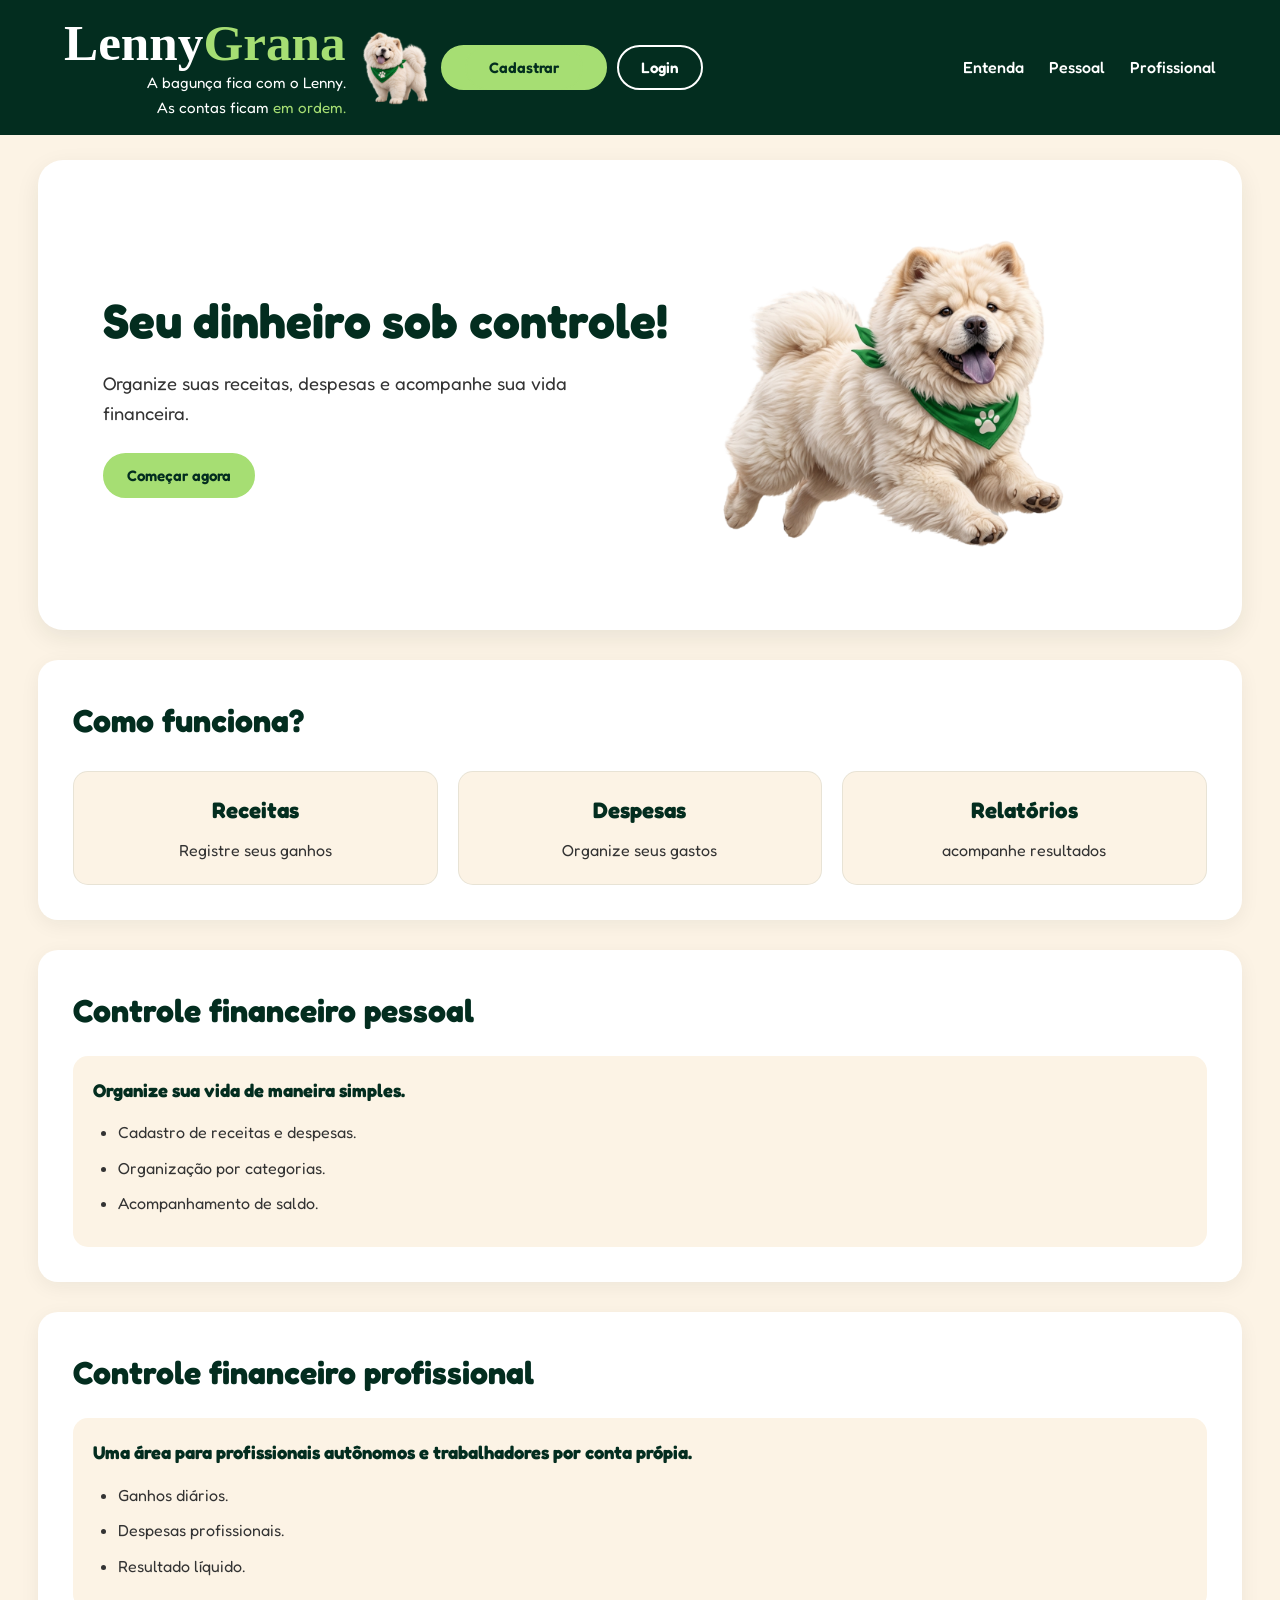
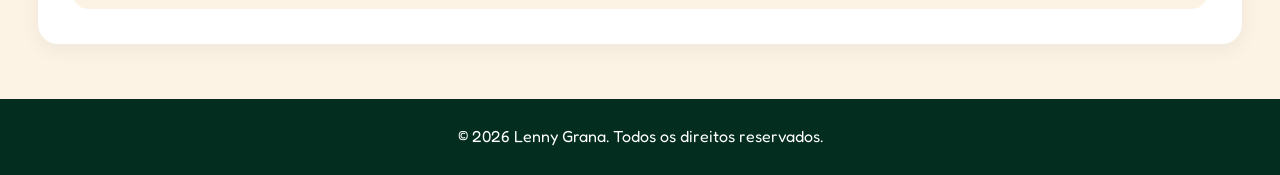
<file: index.html>
<!DOCTYPE html>
<html lang="pt-br">
<head>
    <meta charset="UTF-8">
    <meta name="viewport" content="width=device-width, initial-scale=1.0">
    <title>Lenny Grana</title>
    <link rel="stylesheet" href="css/style.css">
</head>
<body>
        <header>
            <div class="logo-container">
                <div class="slogan-align">
                    <h1 id="logo">Lenny<span>Grana</span></h1>
                    <p class="slogan">A bagunça fica com o Lenny.</p>
                    <p class="slogan"> As contas ficam <span>em ordem.</span></p>
                </div>   
                <img src="imagens/Lennypng400px.png" alt="Lenny, o mascote do aplicativo parado com a lingua para fora">
                <div class="header-buttons">
                    <button class="register"><a href="cadastro.html" class="register">Cadastrar</a></button>
                    <button class="login">Login</button>
                </div>
            </div> 
            <nav class="navbar" aria-label="Navegação principal">
                <a href="#funcionamento">Entenda</a>
                <a href="#pessoal">Pessoal</a>
                <a href="#profissional">Profissional</a>
            </nav>
        </header>
    <main class="layout">
        <section class="hero" id="inicio">
            <div class="hero-content">
                <h2>Seu dinheiro sob controle!</h2>
                <p>Organize suas receitas, despesas e acompanhe sua vida financeira.</p>
                <button class="register">Começar agora</button>
            </div>
            <div class="hero-image">
                <img src="imagens/LennyCorrendo500px.png" alt="Lenny, o mascote do aplicativo correndo">
            </div>
        </section>

        <section id="funcionamento" class="conteudo-section">
            <h2>Como funciona?</h2>
            <div id="conteudo-funcionamento">
                <article id="card-funcionamento">
                    <h3>Receitas</h3>
                    <p>Registre seus ganhos</p>
                </article>
                <article id="card-funcionamento">
                    <h3>Despesas</h3>
                    <p>Organize seus gastos</p>
                </article>
                <article id="card-funcionamento">
                    <h3>Relatórios</h3>
                    <p>acompanhe resultados</p>
                </article>
            </div>
        </section>

        <section id="pessoal" class="conteudo-section">
            <h2>Controle financeiro pessoal</h2>
            <div id="conteudo-pessoal">
                <h3>Organize sua vida de maneira simples.</h3>
                <ul>
                    <li>Cadastro de receitas e despesas.</li>
                    <li>Organização por categorias.</li>
                    <li>Acompanhamento de saldo.</li>
                </ul>
            </div>
        </section>

        <section id="profissional" class="conteudo-section">
            <h2>Controle financeiro profissional</h2>
            <div id="conteudo-profissional">
                <h3>Uma área para profissionais autônomos e trabalhadores por conta própia.</h3>
                <ul>
                    <li>Ganhos diários.</li>
                    <li>Despesas profissionais.</li>
                    <li>Resultado líquido.</li>
                </ul>
            </div>
        </section> 

    </main>
    <footer class="footer">
        <p>&copy; 2026 Lenny Grana. Todos os direitos reservados.</p>
    </footer>
</body>    
</html>
</file>
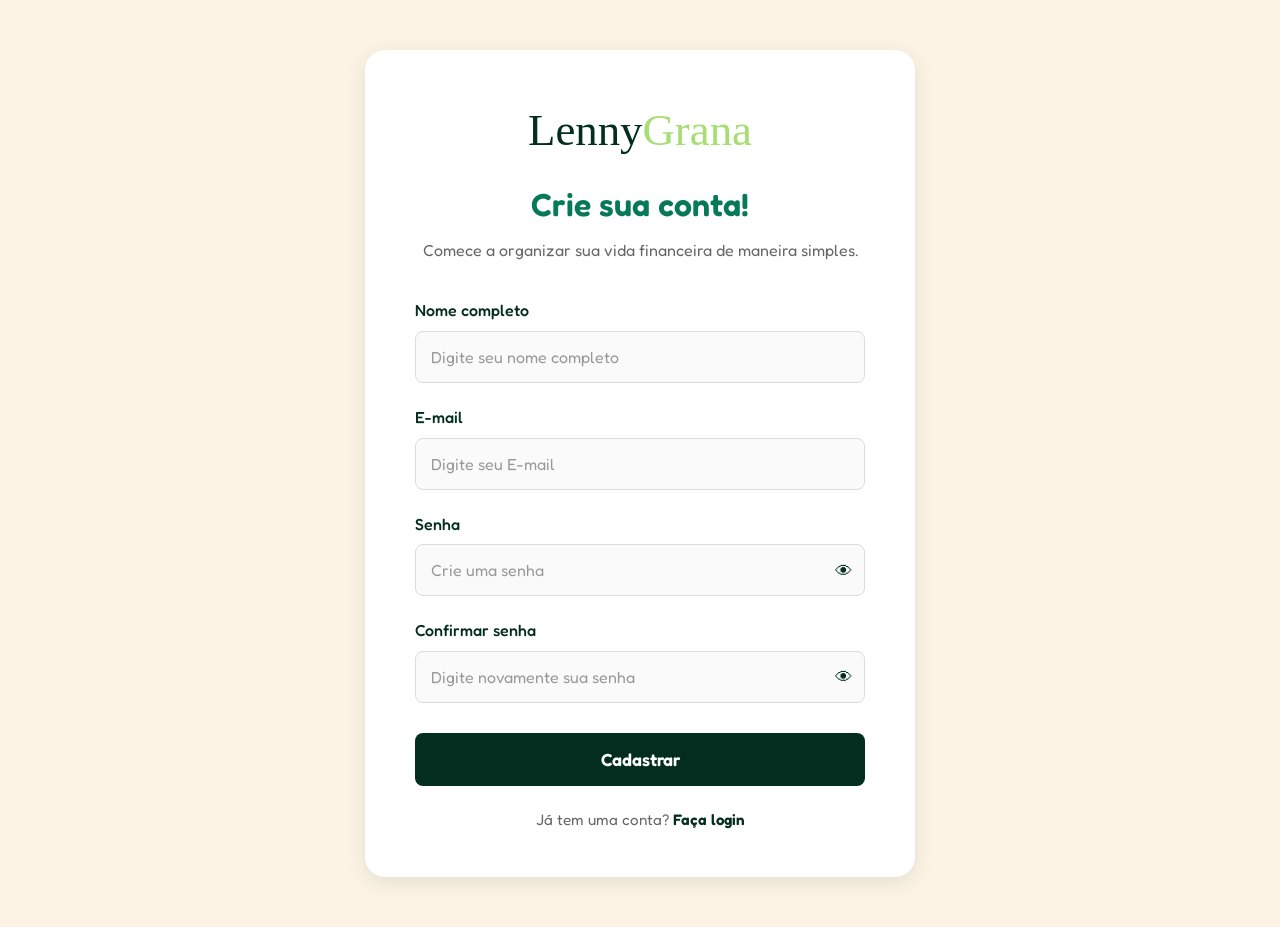
<file: cadastro.html>
<!DOCTYPE html>
<html lang="pt-br">
<head>
    <meta charset="UTF-8">
    <meta name="viewport" content="width=device-width, initial-scale=1.0">
    <title>Cadastrar | Lenny Grana</title>
    <link rel="stylesheet" href="css/cadastro.css">
    <script src="js/cadastro.js" defer></script>
</head>
<body>
    <main class="cadastro-container">
        <section class="cadastro-card">
            <header class="cadastro-header">
                <a href="index.html" class="logo">Lenny<span>Grana</span></a>
                <h1>Crie sua conta!</h1>
                <p>Comece a organizar sua vida financeira de maneira simples.</p>
            </header>
            <form id="form-cadastro">
                <div class="form-grupo">
                        <label for="nome">Nome completo</label>
                        <input type="text" id="nome" name="nome" placeholder="Digite seu nome completo" autocomplete="name" required>
                </div>
                <div class="form-grupo">
                    <label for="email">E-mail</label>
                    <input type="email" id="email" name="email" placeholder="Digite seu E-mail" autocomplete="email" required>
                </div>
                <div class="form-grupo">
                    <label for="senha">Senha</label>
                    <div class="campo-senha">
                        <input type="password" id="senha" name="senha" placeholder="Crie uma senha" autocomplete="new-password" required>
                        <button type="button" class="mostrar-senha" aria-label="Mostrar senha">
                            <span class="olho-senha">👁</span>
                        </button>
                    </div>
                </div>
                <div class="form-grupo">
                    <label for="confirmar-senha">Confirmar senha</label>
                    <div class="campo-senha">
                        <input type="password" id="confirmar-senha" name="confirmar-senha" placeholder="Digite novamente sua senha" required>
                        <button type="button" class="mostrar-senha" aria-label="Mostrar senha">
                            <span class="olho-senha">👁</span>
                        </button>
                    </div>
                </div>
                <button type="submit" class="botao-cadastro">Cadastrar</button>
            </form>
            <div class="cadastro-rodape">
                <p>Já tem uma conta? <a href="login.html">Faça login</a></p>
            </div>
        </section>
    </main>
</body>
</html>
</file>
<file: css/style.css>
@import url('https://fonts.googleapis.com/css2?family=Chewy&family=Fredoka:wght@400;500;600;700&display=swap');

:root {
    --verde-escuro: #032d1f;
    --verde-medio: #067a58;
    --verde-claro: #a6de73;
    --creme: #fcf3e5;
    --branco: #ffffff;
    --texto: #333333;   
}

* , *::before , *::after {
    box-sizing: border-box;
    padding: 0;
    margin: 0; 
}

html {
    scroll-behavior: smooth;
}

body {
    font-family: 'fredoka', sans-serif;
    background-color: var(--creme);
    color: var(--texto);
    line-height: 1.6;
}

header {
    background-color: var(--verde-escuro);
    padding: 15px 5%;
    display: flex;
    flex-direction: column;
    justify-content: center;
    align-items: center;
    gap: 20px;
    flex-wrap: wrap;
}

button {
    font-family: inherit;
}

.logo-container {
    display: flex;
    align-items: center;
    gap: 10px;
    justify-content: center;
    flex-wrap: wrap;
}

.logo-container img {
    width: 75px;
    height: auto;
    object-fit: contain;
}

#logo {
    color: var(--branco);
    font-family: 'chewy', cursive;
    font-size: 2.7rem;
    line-height: 1.1;
}

#logo span, .slogan span {
    color: var(--verde-claro);   
}

.slogan {
    color: var(--branco);
    font-family: 'fredoka', sans-serif;
    font-size: 0.95rem;
    text-align: right;
}

.header-buttons {
    display: flex;
    align-items: center;
    justify-content: center;
    flex-wrap: wrap;
    gap: 10px;
}

.navbar {
    display: flex;
    align-items: center;
    justify-content: center;
    flex-wrap: wrap;
    gap: 15px;
}

.navbar a {
    color: var(--branco);
    text-decoration: none;
    font-weight: 500;
    transition: color 0.2s;
}

.navbar a:hover {
    color: var(--verde-claro);
}

.register, .login {
    padding: 11px 22px;
    border-radius: 25px;
    font-weight: 600;
    font-size: 0.95rem;
    cursor: pointer;
    transition: 0.2s ease;
}

.register {
    background-color: var(--verde-claro);
    color: var(--verde-escuro);
    border: 2px solid var(--verde-claro);
}

.register:hover {
    opacity: 0.85;
    transform: translateY(-2px);
}

.register a {
    text-decoration: none;
}

.login { 
    background-color: transparent;
    color: var(--branco);
    border: 2px solid var(--branco);
}

.login:hover {
    background-color: var(--branco);
    color: var(--verde-escuro);
}

.layout {
    width: 94%;
    margin: 0 auto;
    padding: 25px 0;
}

.hero {
    min-height: 400px;
    display: flex;
    align-items: center;
    justify-content: space-between;
    gap: 25px;
    padding: 25px 18px;
    background-color: var(--branco);
    border-radius: 25px;
    box-shadow: 0 8px 25px rgba(0, 37, 26, 0.08);
    flex-direction: column;
    text-align: center;
}

.hero-content {
    flex: 1;
}

.hero-content h2 {
    color: var(--verde-escuro);
    font-size: 2rem;
    line-height: 1.2;
    margin-bottom: 20px;
}

.hero-content p {
    font-size: 1.15rem;
    max-width: 480px;
    margin-bottom: 25px;
}

.hero-image {
    width: 100%;
    max-width: 320px;
    flex: 1;
    display: flex;
    justify-content: center;
    align-items: center;
}

.hero-image img {
    width: 100%;
    max-width: 430px;
    height: auto;
    object-fit: contain;
}

#funcionamento, #pessoal, #profissional {
    background-color: var(--branco);
    padding: 25px 20px;
    margin-top: 30px;
    border-radius: 20px;
    box-shadow: 0 5px 20px rgba(0, 37, 26, 0.06);
    scroll-margin-top: 25px;
}

#funcionamento h2, #pessoal h2, #profissional h2 {
    color: var(--verde-escuro);
    font-size: 2rem;
    margin-bottom: 15px;
}

.footer {
    background-color: var(--verde-escuro);
    color: var(--branco);
    text-align: center;
    padding: 25px 15px;
    margin-top: 30px;
}

#conteudo-funcionamento {
    display: grid;
    grid-template-columns: 1fr;
    gap: 20px;
    margin-top: 25px;
}

#card-funcionamento {
    background-color: var(--creme);
    padding: 20px;
    border-radius: 15px;
    text-align: center;
    border: 1px solid rgba(0, 37, 26, 0.08);
    transition: transform 0.2s, box-shadow 0.2s;
}

#card-funcionamento h3 {
    color: var(--verde-escuro);
    font-size: 1.4rem;
    margin-bottom: 10px;
}

#card-funcionamento p {
    color: var(--texto);
    font-size: 1rem;
}

#conteudo-pessoal, #conteudo-profissional {
    margin-top: 20px;
    padding: 20px;
    background-color: var(--creme);
    border-radius: 15px;
}

#conteudo-pessoal h3, #conteudo-profissional h3 {
    color: var(--verde-escuro);
    font-size: 1.15rem;
    margin-bottom: 15px;
}

#conteudo-pessoal ul, #conteudo-profissional ul {
    padding-left: 25px;
}

#conteudo-pessoal li, #conteudo-profissional li {
    margin-bottom: 10px;
}

@media (min-width: 701px) {
    
    #logo {
        font-size: 3.2rem;
    }

    .hero-content h2 {
        font-size: 2.4rem;
    }

    .hero {
        padding: 35px;
    }

    #funcionamento, #pessoal, #profissional {
        padding: 35px;
    }

    #conteudo-funcionamento {
        grid-template-columns: repeat(2, 1fr);
    }
}

@media (min-width: 901px) {

    header {
        flex-direction: row;
        justify-content: space-between;
    }

    .logo-container {
        justify-content: flex-start;
        flex-wrap: nowrap;
    }

    .navbar {
        gap: 25px;
    }

    .hero {
        flex-direction: row;
        text-align: left;
        padding: 45px 65px;
        gap: 20px;
    }

    .hero-content {
        flex: 1;
    }

    .hero-content h2 {
        font-size: 3rem;
    }

    .hero-content p {
        margin-left: 0;
        margin-right: 0;
    }

    .hero-image {
        flex: 0 0 40%;
        max-width: none;
        justify-content: center;
        transform: translateX(-70px);
    }

    .hero-image img {
        width: 100%;
        max-width: 380px;
    }

    #conteudo-funcionamento {
        grid-template-columns: repeat(3, 1fr);
    }

    #card-funcionamento:hover {
        transform: translateY(-5px);
        box-shadow: 0 8px 18px rgba(0, 37, 26, 0.10);
    }
}
</file>
<file: css/cadastro.css>
@import url('https://fonts.googleapis.com/css2?family=Chewy&family=Fredoka:wght@400;500;600;700&display=swap');

:root {
    --verde-escuro: #032d1f;
    --verde-medio: #067a58;
    --verde-claro: #a6de73;
    --creme: #fcf3e5;
    --branco: #ffffff;
    --texto: #333333;
}

* , *::before , *::after {
    box-sizing: border-box;
    margin: 0;
    padding: 0;
}

html {
    scroll-behavior: smooth;
}

body {
    font-family: 'fredoka', sans-serif;
    background-color: var(--creme);
    color: var(--texto);
    line-height: 1.6;
}

button {
    font-family: inherit;
}

.cadastro-container {
    min-height: 100vh;
    display: flex;
    justify-content: center;
    align-items: flex-start;
    padding: 25px 15px;
}

.cadastro-card {
    width: 100%;
    max-width: 480px;
    background-color: var(--branco);
    padding: 25px 20px;
    border-radius: 14px;
    box-shadow: 0 5px 20px rgba(3, 45, 31, 0.10);
}

.cadastro-header {
    text-align: center;
    margin-bottom: 25px;
}

.logo {
    display: inline-block;
    font-family: 'chewy', cursive;
    font-size: 2.2rem;
    color: var(--verde-escuro);
    text-decoration: none;
    margin-bottom: 12px;
}

.logo span {
    color: var(--verde-claro)
}

.cadastro-header h1 {
    color: var(--verde-medio);
    font-size: 1.6rem;
    font-weight: 600;
    margin-bottom: 8px;
}

.cadastro-header p {
    color: #666666;
    font-size: 0.9rem;
}

.form-grupo {
    display: flex;
    flex-direction: column;
    gap: 7px;
    margin-bottom: 16px;
}

.form-grupo label {
    font-size: 0.9rem;
    font-weight: 500;
    color: var(--verde-escuro);
}

.form-grupo input {
    width: 100%;
    padding: 13px 12px;
    border: 1px solid #d8ded9;
    border-radius: 8px;
    background-color: #fafafa;
    font-family: inherit;
    font-size: 1rem;
    color: var(--texto);
    outline: none;
    transition: border-color 0.3s ease, box-shadow 0.3s ease;
}

.form-grupo input::placeholder {
    color: #999999;
}

.form-grupo input:focus {
    border-color: var(--verde-escuro);
    box-shadow: 0 0 0 3px rgba(3, 45, 31, 0.10);
    background-color: var(--branco);    
}

.botao-cadastro {
    width: 100%;
    padding: 14px;
    margin-top: 8px;
    border: none;
    border-radius: 8px;
    background-color: var(--verde-escuro);
    color: var(--branco);
    font-size: 1rem;
    font-weight: 600;
    cursor: pointer;
    transition: background-color 0.3s ease, transform 0.2s ease;
}

.botao-cadastro:hover {
    background-color: var(--verde-medio);
}

.botao-cadastro:active {
    transform: scale(0.98);
}

.cadastro-rodape {
    text-align: center;
    margin-top: 22px;
    font-size: 0.85rem;
    color: #666666;
}

.cadastro-rodape a {
    color: var(--verde-escuro);
    font-weight: 600;
    text-decoration: none;
    transition: color 0.3s ease;
}

.cadastro-rodape a:hover {
    color: var(--verde-claro);
    text-decoration: underline;
}

.campo-senha {
    position: relative;
    display: flex;
    align-items: center;
}

.campo-senha input {
    padding-right: 45px;
}

.mostrar-senha {
    position: absolute;
    right: 12px;
    display: flex;
    align-items: center;
    justify-content: center;
    border: none;
    background: transparent;
    cursor: pointer;
    color: var(--verde-escuro);
    font-size: 1.1rem;
}

.mostrar-senha:hover {
    color: var(--verde-medio);
}

input::-ms-reveal,
input::-ms-clear {
    display: none;
}

@media (min-width: 701px) {
    .cadastro-container {
        align-items: center;
        padding: 35px 25px;
    }

    .cadastro-card {
        padding: 35px 30px;
        border-radius: 16px;
    }

    .logo {
        font-size: 2.5rem;
    }

    .cadastro-header h1 {
        font-size: 1.8rem;
    }

    .cadastro-header p {
        font-size: 0.95rem;
    }

    .form-grupo {
        margin-bottom: 18px;
    }
}

@media (min-width: 901px) {

    .cadastro-container {
        padding: 50px;
    }

    .cadastro-card {
        max-width: 550px;
        padding: 45px 50px;
        border-radius: 20px;
    }

    .cadastro-header {
        margin-bottom: 35px;
    }

    .logo {
        font-size: 2.8rem;
    }

    .cadastro-header h1 {
        font-size: 2rem;
    }

    .cadastro-header p {
        font-size: 1rem;
    }

    .form-grupo {
        margin-bottom: 22px;
    }

    .form-grupo label {
        font-size: 1rem;
    }

    .form-grupo input {
        padding: 15px;
    }

    .botao-cadastro {
        padding: 16px;
        font-size: 1.1rem;
    }

    .cadastro-rodape {
        font-size: 0.95rem;
    }

    .botao-cadastro:hover {
        transform: translateY(-2px);
    }
}
</file>
